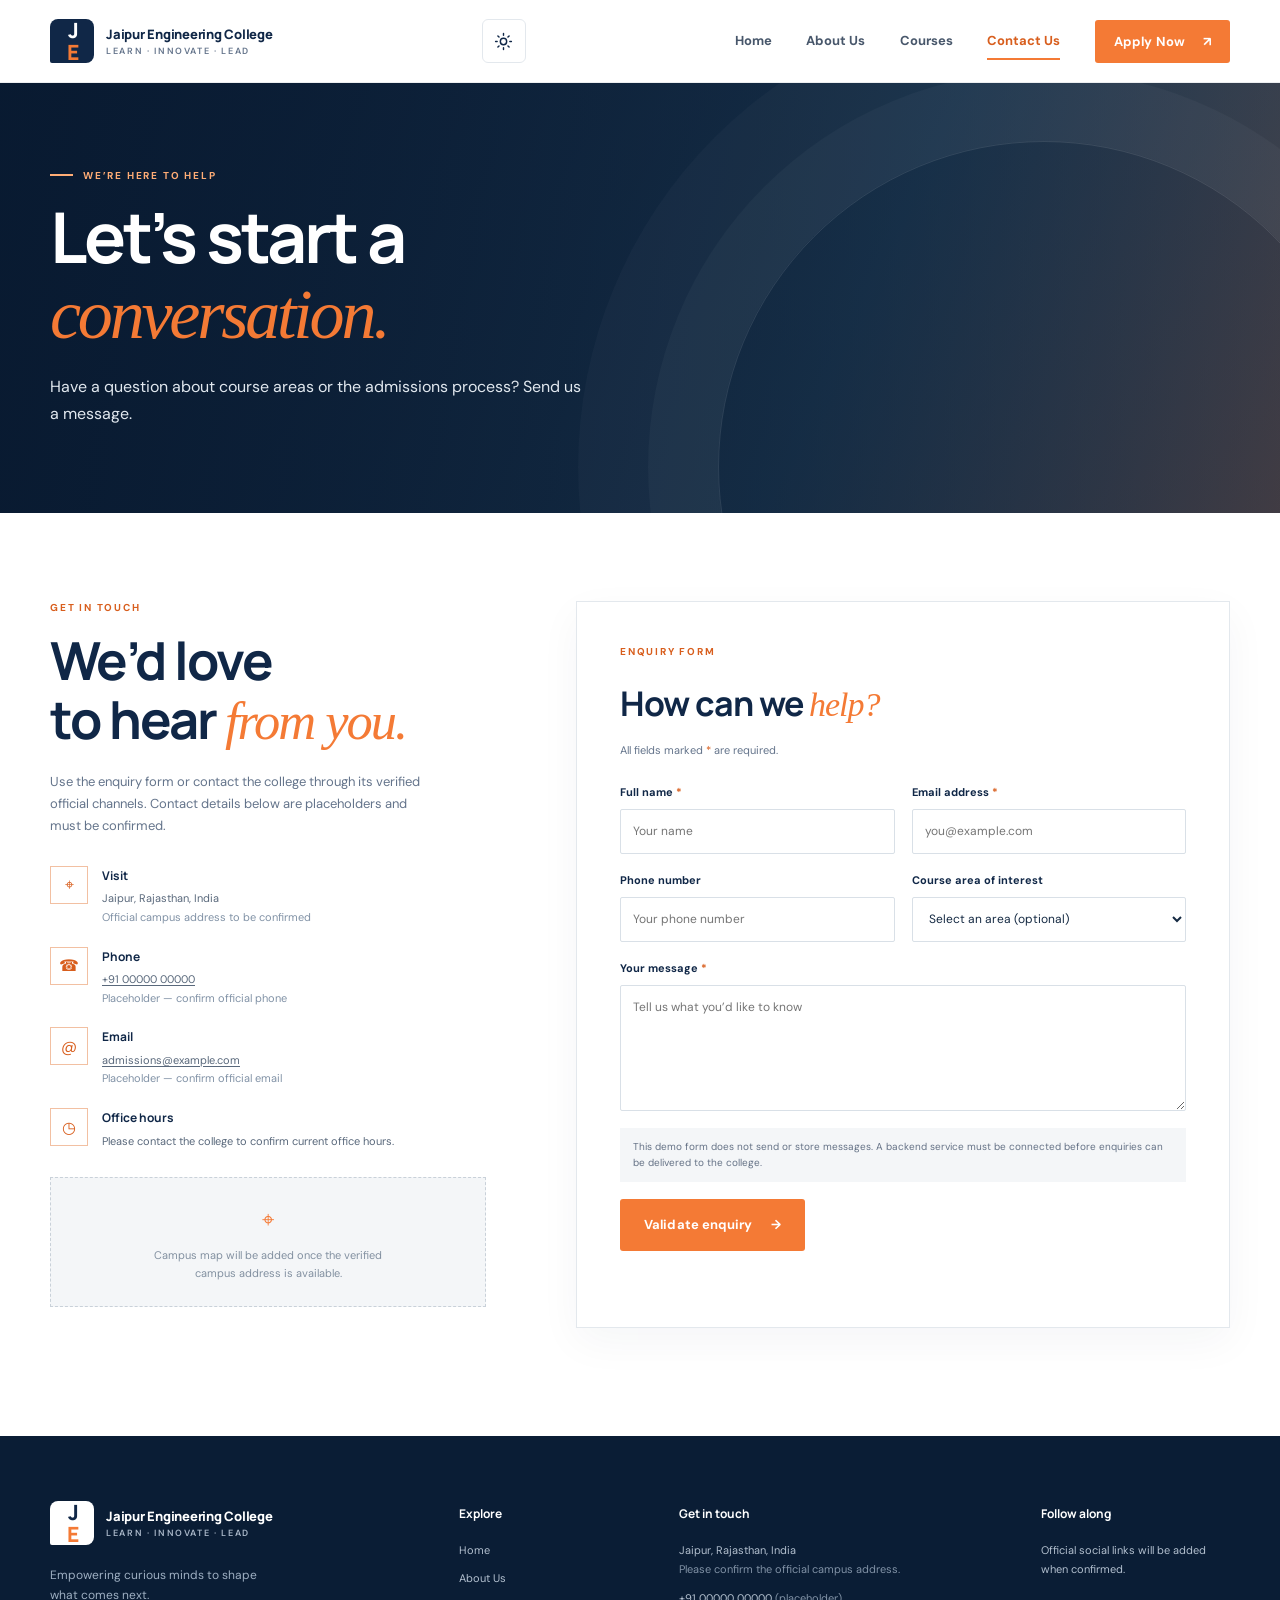
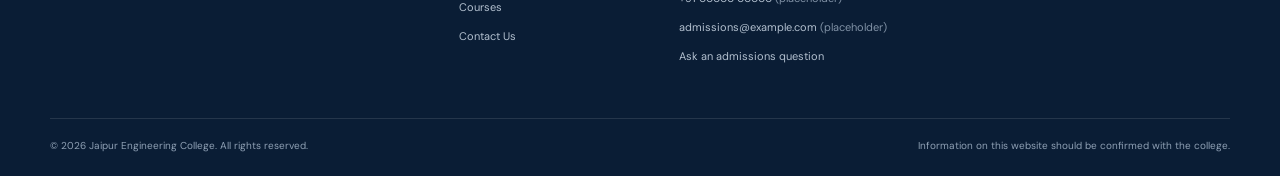
<file: contact.html>
<!DOCTYPE html>
<html lang="en">
<head>
    <meta charset="UTF-8">
    <meta name="viewport" content="width=device-width, initial-scale=1">
    <meta name="description" content="Contact Jaipur Engineering College to ask about admissions, course areas and campus information.">
    <meta name="theme-color" content="#102747">
    <title>Contact Us | Jaipur Engineering College</title>
    <script>
        (() => {
            try {
                const savedTheme = localStorage.getItem("jec-theme");
                document.documentElement.dataset.theme = savedTheme === "dark" ? "dark" : "light";
            } catch (error) {
                console.warn("Unable to read the saved theme preference.", error);
            }
        })();
    </script>
    <link rel="preconnect" href="https://fonts.googleapis.com"><link rel="preconnect" href="https://fonts.gstatic.com" crossorigin>
    <link href="https://fonts.googleapis.com/css2?family=DM+Sans:wght@400;500;600;700&family=Manrope:wght@400;500;600;700;800&display=swap" rel="stylesheet">
    <link rel="stylesheet" href="style.css"><script src="script.js" defer></script>
</head>
<body>
    <a class="skip-link" href="#main">Skip to content</a>
    <header class="site-header"><div class="container nav-wrap"><a class="brand" href="index.html" aria-label="Jaipur Engineering College home"><span class="brand-mark" aria-hidden="true">J<span>E</span></span><span class="brand-name">Jaipur Engineering College<small>Learn · Innovate · Lead</small></span></a><button class="theme-toggle" type="button" aria-label="Switch to dark mode" aria-pressed="false" title="Switch to dark mode"><svg class="theme-icon theme-icon-sun" viewBox="0 0 24 24" aria-hidden="true"><circle cx="12" cy="12" r="4"></circle><path d="M12 2v2m0 16v2M4.93 4.93l1.42 1.42m11.3 11.3 1.42 1.42M2 12h2m16 0h2M4.93 19.07l1.42-1.42m11.3-11.3 1.42-1.42"></path></svg><svg class="theme-icon theme-icon-moon" viewBox="0 0 24 24" aria-hidden="true"><path d="M20.5 15.5A8.5 8.5 0 0 1 8.5 3.5 8.5 8.5 0 1 0 20.5 15.5Z"></path></svg><span class="sr-only">Switch theme</span></button><button class="menu-toggle" type="button" aria-label="Open navigation" aria-expanded="false" aria-controls="primary-navigation"><span></span><span></span><span></span></button><nav class="primary-nav" id="primary-navigation" aria-label="Main navigation"><a href="index.html">Home</a><a href="about.html">About Us</a><a href="courses.html">Courses</a><a href="contact.html" aria-current="page">Contact Us</a><a class="button button-small button-orange nav-apply" href="#enquiry">Apply Now <span aria-hidden="true">↗</span></a></nav></div></header>
    <main id="main">
        <section class="page-hero contact-hero"><div class="container page-hero-content"><p class="eyebrow eyebrow-light"><span></span> We’re here to help</p><h1>Let’s start a<br><em>conversation.</em></h1><p>Have a question about course areas or the admissions process? Send us a message.</p></div></section>
        <section class="section contact-section"><div class="container contact-layout">
            <aside class="contact-aside"><p class="eyebrow">Get in touch</p><h2>We’d love<br>to hear <em>from you.</em></h2><p>Use the enquiry form or contact the college through its verified official channels. Contact details below are placeholders and must be confirmed.</p>
                <div class="contact-detail"><span class="detail-icon" aria-hidden="true">⌖</span><div><h3>Visit</h3><p>Jaipur, Rajasthan, India<br><span class="muted">Official campus address to be confirmed</span></p></div></div>
                <div class="contact-detail"><span class="detail-icon" aria-hidden="true">☎</span><div><h3>Phone</h3><p><a href="tel:+910000000000">+91 00000 00000</a><br><span class="muted">Placeholder — confirm official phone</span></p></div></div>
                <div class="contact-detail"><span class="detail-icon" aria-hidden="true">@</span><div><h3>Email</h3><p><a href="mailto:admissions@example.com">admissions@example.com</a><br><span class="muted">Placeholder — confirm official email</span></p></div></div>
                <div class="contact-detail"><span class="detail-icon" aria-hidden="true">◷</span><div><h3>Office hours</h3><p>Please contact the college to confirm current office hours.</p></div></div>
                <div class="map-placeholder"><span aria-hidden="true">⌖</span><p>Campus map will be added once the verified campus address is available.</p></div>
            </aside>
            <section class="form-panel" id="enquiry"><p class="eyebrow">Enquiry form</p><h2>How can we <em>help?</em></h2><p class="form-intro">All fields marked <span aria-hidden="true">*</span> are required.</p>
                <form id="contact-form" novalidate>
                    <div class="form-row"><div class="form-field"><label for="name">Full name <span>*</span></label><input id="name" name="name" type="text" autocomplete="name" required minlength="2" placeholder="Your name"></div><div class="form-field"><label for="email">Email address <span>*</span></label><input id="email" name="email" type="email" autocomplete="email" required placeholder="you@example.com"></div></div>
                    <div class="form-row"><div class="form-field"><label for="phone">Phone number</label><input id="phone" name="phone" type="tel" autocomplete="tel" inputmode="tel" pattern="[+0-9() .-]{7,20}" placeholder="Your phone number"></div><div class="form-field"><label for="course">Course area of interest</label><select id="course" name="course"><option value="">Select an area (optional)</option><option>Computer Science Engineering</option><option>Artificial Intelligence &amp; Data Science</option><option>Mechanical Engineering</option><option>Civil Engineering</option><option>Electrical Engineering</option><option>Other / not sure yet</option></select></div></div>
                    <div class="form-field"><label for="message">Your message <span>*</span></label><textarea id="message" name="message" rows="5" required minlength="10" placeholder="Tell us what you’d like to know"></textarea></div>
                    <p class="form-disclaimer">This demo form does not send or store messages. A backend service must be connected before enquiries can be delivered to the college.</p>
                    <button class="button button-orange form-submit" type="submit">Validate enquiry <span aria-hidden="true">→</span></button><p class="form-feedback" id="form-feedback" role="status" aria-live="polite"></p>
                </form>
            </section>
        </div></section>
    </main>
    <footer class="site-footer"><div class="container footer-main"><div class="footer-brand"><a class="brand brand-footer" href="index.html"><span class="brand-mark" aria-hidden="true">J<span>E</span></span><span class="brand-name">Jaipur Engineering College<small>Learn · Innovate · Lead</small></span></a><p>Empowering curious minds to shape what comes next.</p></div><div class="footer-col"><h2>Explore</h2><a href="index.html">Home</a><a href="about.html">About Us</a><a href="courses.html">Courses</a><a href="contact.html">Contact Us</a></div><div class="footer-col"><h2>Get in touch</h2><p>Jaipur, Rajasthan, India<br><span class="muted">Please confirm the official campus address.</span></p><a href="tel:+910000000000">+91 00000 00000 <span class="muted">(placeholder)</span></a><a href="mailto:admissions@example.com">admissions@example.com <span class="muted">(placeholder)</span></a><a href="#enquiry">Ask an admissions question</a></div><div class="footer-col"><h2>Follow along</h2><p>Official social links will be added when confirmed.</p></div></div><div class="container footer-bottom"><span>© <span data-year>2026</span> Jaipur Engineering College. All rights reserved.</span><span>Information on this website should be confirmed with the college.</span></div></footer>
</body>
</html>
</file>
<file: style.css>
:root {
    color-scheme: light;
    --navy: #102747;
    --navy-deep: #0b1d35;
    --ink: #152a43;
    --muted: #64748b;
    --orange: #f47a35;
    --orange-dark: #d85e1d;
    --paper: #fff;
    --soft: #f4f6f8;
    --line: #e3e8ed;
    --surface: #fff;
    --surface-raised: #fff;
    --header-surface: rgba(255,255,255,.97);
    --nav-link: #48576b;
    --body-secondary: #48596d;
    --button-navy-bg: #102747;
    --button-navy-hover: #0b1d35;
    --hero-background: #102747;
    --band-background: #102747;
    --field-border: #d9e0e7;
    --subtle-border: #dce2e8;
    --serif: Georgia, "Times New Roman", serif;
    --sans: "DM Sans", Arial, sans-serif;
    --display: "Manrope", "DM Sans", Arial, sans-serif;
    --content: 1180px;
}

* { box-sizing: border-box; }
* { transition: background-color .25s ease, color .25s ease, border-color .25s ease; }
html { scroll-behavior: smooth; scroll-padding-top: 88px; }
body { margin: 0; color: var(--ink); background: var(--paper); font: 16px/1.7 var(--sans); -webkit-font-smoothing: antialiased; }
img { display: block; max-width: 100%; }
a { color: inherit; text-decoration: none; }
button, input, select, textarea { font: inherit; }
button, a { -webkit-tap-highlight-color: transparent; }
.container { width: min(var(--content), calc(100% - 48px)); margin-inline: auto; }
.sr-only, .skip-link:not(:focus) { position: absolute; width: 1px; height: 1px; padding: 0; margin: -1px; overflow: hidden; clip: rect(0, 0, 0, 0); white-space: nowrap; border: 0; }
.skip-link:focus { position: fixed; z-index: 100; top: 12px; left: 12px; padding: 12px 18px; background: var(--paper); color: var(--navy); box-shadow: 0 4px 20px #0003; }
.site-header { position: sticky; z-index: 20; top: 0; background: var(--header-surface); border-bottom: 1px solid rgba(16,39,71,.08); backdrop-filter: blur(14px); }
.nav-wrap { min-height: 82px; display: flex; align-items: center; justify-content: space-between; gap: 32px; }
.brand { display: inline-flex; align-items: center; gap: 12px; flex-shrink: 0; }
.brand-mark { display: grid; width: 44px; height: 44px; place-items: center; border-radius: 8px 8px 8px 2px; background: var(--navy); color: white; font: 800 21px/1 var(--display); letter-spacing: -2px; }
.brand-mark span { color: var(--orange); }
.brand-name { color: var(--navy); font: 800 13px/1.25 var(--display); letter-spacing: -.25px; }
.brand-name small { display: block; margin-top: 4px; color: var(--muted); font: 600 9px/1 var(--sans); letter-spacing: 1.65px; text-transform: uppercase; }
.primary-nav { display: flex; align-items: center; gap: clamp(19px, 2.7vw, 38px); }
.primary-nav > a:not(.button) { position: relative; padding-block: 28px; color: var(--nav-link); font-size: 13px; font-weight: 700; transition: color .2s; }
.primary-nav > a:not(.button):hover, .primary-nav > a[aria-current="page"] { color: var(--orange-dark); }
.primary-nav > a:not(.button)::after { position: absolute; right: 0; bottom: 20px; left: 0; height: 2px; background: var(--orange); content: ""; transform: scaleX(0); transform-origin: left; transition: transform .2s; }
.primary-nav > a:not(.button):hover::after, .primary-nav > a[aria-current="page"]::after { transform: scaleX(1); }
.theme-toggle { display: inline-flex; width: 44px; height: 44px; flex: 0 0 auto; align-items: center; justify-content: center; border: 1px solid var(--line); border-radius: 6px; color: var(--navy); background: var(--surface); cursor: pointer; }
.theme-toggle:hover { border-color: var(--orange); color: var(--orange-dark); }
.theme-toggle:focus-visible, .menu-toggle:focus-visible, button:focus-visible, a:focus-visible, input:focus-visible, select:focus-visible, textarea:focus-visible { outline: 3px solid var(--orange); outline-offset: 3px; }
.theme-icon { width: 19px; height: 19px; fill: none; stroke: currentColor; stroke-linecap: round; stroke-linejoin: round; stroke-width: 1.8; }
.theme-icon-moon { display: none; }
html[data-theme="dark"] .theme-icon-sun { display: none; }
html[data-theme="dark"] .theme-icon-moon { display: block; }
.menu-toggle { display: none; width: 44px; height: 44px; padding: 11px; border: 1px solid var(--line); border-radius: 5px; background: var(--surface); cursor: pointer; }
.menu-toggle span { display: block; width: 19px; height: 2px; margin: 4px auto; background: var(--navy); transition: transform .2s, opacity .2s; }
.button { display: inline-flex; min-height: 52px; align-items: center; justify-content: center; gap: 18px; padding: 0 23px; border: 1px solid transparent; border-radius: 3px; font: 700 13px/1 var(--sans); letter-spacing: .1px; transition: transform .2s, background .2s, color .2s, box-shadow .2s; }
.button:hover { transform: translateY(-2px); box-shadow: 0 8px 22px #10274720; }
.button-small { min-height: 43px; padding-inline: 18px; }
.button-orange { color: white; background: var(--orange); }
.button-orange:hover { background: var(--orange-dark); }
.button-navy { color: white; background: var(--button-navy-bg); }
.button-navy:hover { background: var(--button-navy-hover); }
.button-outline-light { border-color: #ffffff95; color: white; background: #ffffff0d; }
.button-outline-light:hover { color: var(--navy); background: white; }
.hero { position: relative; display: flex; min-height: min(670px, 77vw); min-height: clamp(560px, 61vw, 710px); align-items: center; overflow: hidden; color: white; background: var(--hero-background); }
.hero-image, .hero-shade { position: absolute; inset: 0; width: 100%; height: 100%; }
.hero-image { object-fit: cover; object-position: center 48%; animation: hero-zoom 16s ease-out both; }
.hero-shade { background: linear-gradient(90deg, rgba(8,25,47,.91) 0%, rgba(8,25,47,.76) 43%, rgba(8,25,47,.18) 100%), linear-gradient(0deg, rgba(8,25,47,.30), transparent 34%); }
.hero-content { position: relative; z-index: 1; padding-block: 80px 90px; animation: rise-in .7s ease-out both; }
.eyebrow { display: flex; align-items: center; gap: 10px; margin: 0 0 17px; color: var(--orange-dark); font: 700 10px/1.3 var(--sans); letter-spacing: 1.8px; text-transform: uppercase; }
.eyebrow > span { display: inline-block; width: 23px; height: 2px; background: currentColor; }
.eyebrow-light { color: #ffad76; }
h1, h2, h3, p { margin-top: 0; }
h1, h2, h3 { font-family: var(--display); }
.hero h1, .page-hero h1 { max-width: 780px; margin: 0; color: white; font-size: clamp(42px, 6.2vw, 78px); font-weight: 700; line-height: 1.08; letter-spacing: -3.2px; }
h1 em, h2 em { color: var(--orange); font-family: var(--serif); font-weight: 400; }
.hero-copy { max-width: 535px; margin: 24px 0 30px; color: #e0e8f0; font-size: 17px; line-height: 1.8; }
.button-row { display: flex; flex-wrap: wrap; gap: 12px; }
.hero-note { margin: 32px 0 0; color: #d5deea; font-size: 11px; letter-spacing: .6px; }
.hero-index { position: absolute; right: max(24px, calc((100% - var(--content))/2)); bottom: 38px; color: white; font: 700 12px var(--display); letter-spacing: 2px; }
.hero-index span { color: #a9b6c6; }
.quick-facts { border-bottom: 1px solid var(--line); background: #fff; }
.facts-grid { display: grid; grid-template-columns: repeat(4,1fr); padding-block: 25px; }
.facts-grid > div { padding: 3px 22px; border-left: 1px solid var(--line); }
.facts-grid > div:first-child { padding-left: 0; border-left: 0; }
.facts-grid strong, .facts-grid span { display: block; }
.facts-grid strong { color: var(--navy); font: 800 13px var(--display); }
.facts-grid span { margin-top: 5px; color: var(--muted); font-size: 11px; }
.snapshot-section { padding-block: 58px; background: #fbf6f2; }
.snapshot-inner { display: grid; grid-template-columns: .75fr 1.25fr; align-items: center; gap: 55px; }
.snapshot-heading .eyebrow { margin-bottom: 10px; }
.snapshot-heading h2 { margin: 0; color: var(--navy); font-size: 27px; line-height: 1.18; }
.snapshot-heading p:last-child { max-width: 260px; margin: 11px 0 0; color: var(--muted); font-size: 10px; }
.snapshot-grid { display: grid; grid-template-columns: 1fr 1fr; border-top: 1px solid #e7d8cf; border-left: 1px solid #e7d8cf; }
.snapshot-grid article { min-height: 82px; padding: 17px 20px; border-right: 1px solid #e7d8cf; border-bottom: 1px solid #e7d8cf; }
.snapshot-grid strong, .snapshot-grid span { display: block; }
.snapshot-grid strong { color: var(--navy); font: 700 14px var(--display); }
.snapshot-grid span { margin-top: 3px; color: var(--muted); font-size: 10px; }
.section { padding-block: 108px; }
.section-soft { background: var(--soft); }
.intro-grid { display: grid; grid-template-columns: .9fr 1.1fr; align-items: center; gap: 70px; }
.section-heading h2, .feature-copy h2, .contact-aside h2 { margin: 0; color: var(--navy); font-size: clamp(36px, 4.1vw, 53px); line-height: 1.12; letter-spacing: -2px; }
.section-heading h2 em, .feature-copy h2 em, .contact-aside h2 em { color: var(--orange); }
.body-large { color: #48596d; font-size: 18px; line-height: 1.85; }
.intro-copy p { margin-bottom: 23px; }
.text-link { display: inline-flex; align-items: center; gap: 13px; color: var(--navy); font-size: 12px; font-weight: 800; }
.text-link span { color: var(--orange-dark); font-size: 18px; transition: transform .2s; }
.text-link:hover span { transform: translateX(4px); }
.section-top { display: flex; align-items: end; justify-content: space-between; gap: 30px; margin-bottom: 42px; }
.section-top > .text-link { margin-bottom: 8px; }
.course-preview-grid { display: grid; grid-template-columns: repeat(3,1fr); gap: 17px; }
.course-preview { position: relative; min-height: 260px; padding: 29px; border: 1px solid #e1e6eb; background: white; transition: transform .25s, box-shadow .25s, border-color .25s; }
.course-preview:hover { transform: translateY(-5px); border-color: #f5b68f; box-shadow: 0 14px 34px #1027470d; }
.card-number { color: var(--orange-dark); font: 700 9px/1.4 var(--sans); letter-spacing: 1.5px; }
.course-preview h3 { max-width: 250px; margin: 48px 0 10px; color: var(--navy); font-size: 21px; line-height: 1.3; }
.course-preview p { max-width: 280px; margin-bottom: 0; color: var(--muted); font-size: 13px; }
.card-arrow { position: absolute; top: 24px; right: 27px; color: var(--orange); font-size: 22px; }
.fine-print { margin: 20px 0 0; color: #7a8795; font-size: 11px; }
.split-feature { display: grid; grid-template-columns: 1fr 1fr; align-items: center; gap: clamp(50px, 8vw, 110px); }
.feature-image-wrap { position: relative; min-height: 430px; }
.feature-image-wrap img { width: 100%; height: 430px; object-fit: cover; }
.image-caption { position: absolute; right: -14px; bottom: 24px; padding: 13px 18px; color: white; background: var(--orange); font: 700 10px var(--sans); letter-spacing: .6px; }
.feature-copy > p:not(.eyebrow) { margin: 20px 0; color: var(--muted); font-size: 14px; }
.check-list { display: grid; gap: 11px; margin: 23px 0 29px; padding: 0; list-style: none; }
.check-list li { position: relative; padding-left: 26px; color: #425267; font-size: 13px; }
.check-list li::before { position: absolute; left: 0; color: var(--orange); content: "✓"; font-weight: 800; }
.facilities-section { padding-top: 92px; }
.facility-grid { display: grid; grid-template-columns: repeat(3,1fr); gap: 18px; }
.facility-card { overflow: hidden; border: 1px solid var(--line); background: white; }
.facility-card img { width: 100%; height: 205px; object-fit: cover; }
.facility-card > div { padding: 22px; }
.facility-card h3 { margin: 10px 0 7px; color: var(--navy); font-size: 19px; }
.facility-card p { margin: 0; color: var(--muted); font-size: 11px; }
.placement-section { padding-block: 80px; }
.placement-inner { display: grid; grid-template-columns: .9fr 1.1fr .8fr; align-items: center; gap: 45px; }
.placement-inner h2 { margin: 0; color: var(--navy); font-size: clamp(32px,3vw,42px); line-height: 1.15; letter-spacing: -1.5px; }
.placement-inner > div:nth-child(2) p { margin-bottom: 17px; color: var(--muted); font-size: 12px; }
.placement-placeholder { padding: 20px; border-left: 2px solid var(--orange); background: var(--soft); }
.placement-placeholder span, .placement-placeholder strong { display: block; }
.placement-placeholder span { color: var(--muted); font-size: 10px; }
.placement-placeholder strong { margin-top: 6px; color: var(--navy); font: 700 13px var(--display); }
.career-band { padding-block: 76px; color: white; background: var(--band-background); }
.career-content { display: flex; align-items: center; justify-content: space-between; gap: 35px; }
.career-content h2 { margin: 0; color: white; font-size: clamp(31px, 4vw, 48px); line-height: 1.17; letter-spacing: -1.5px; }
.stories-section { background: #f8f9fa; }
.stories-inner { display: grid; grid-template-columns: 1fr 1fr; gap: 90px; align-items: center; }
.stories-inner h2 { margin: 0; color: var(--navy); font-size: clamp(36px,4vw,50px); line-height: 1.1; letter-spacing: -2px; }
.story-note { position: relative; padding-left: 34px; border-left: 1px solid #d9e0e7; }
.story-note p { color: #526175; font-size: 15px; }
.quote-mark { display: block; margin-bottom: 8px; color: var(--orange); font: 60px/.7 var(--serif); }
.site-footer { color: #e1e9f1; background: #0a1d35; }
.footer-main { display: grid; grid-template-columns: 1.5fr .7fr 1.3fr .8fr; gap: 55px; padding-block: 65px 52px; }
.brand-footer .brand-name { color: white; }
.brand-footer .brand-name small { color: #a9b7c8; }
.brand-footer .brand-mark { color: var(--navy); background: white; }
.footer-brand > p { max-width: 230px; margin: 20px 0 0; color: #9eafc2; font-size: 12px; }
.footer-col { display: flex; align-items: flex-start; flex-direction: column; gap: 9px; }
.footer-col h2 { margin: 4px 0 10px; color: white; font: 700 12px var(--display); }
.footer-col > a, .footer-col p { margin: 0; color: #b3c0cf; font-size: 11px; line-height: 1.8; }
.footer-col > a:hover { color: #ffad76; }
.muted { color: #8192a6; }
.footer-bottom { display: flex; justify-content: space-between; gap: 20px; padding-block: 18px 22px; border-top: 1px solid #ffffff1c; color: #8fa0b4; font-size: 10px; }

/* Inner pages */
.page-hero { position: relative; display: flex; min-height: 430px; align-items: center; overflow: hidden; background-color: var(--navy); }
.page-hero::before { position: absolute; inset: 0; background: linear-gradient(90deg,rgba(8,25,47,.92),rgba(8,25,47,.63) 60%,rgba(8,25,47,.36)); content: ""; }
.page-hero::after { position: absolute; right: -90px; bottom: -280px; width: 650px; height: 650px; border: 1px solid #ffffff1c; border-radius: 50%; box-shadow: 0 0 0 70px #ffffff08,0 0 0 140px #ffffff06; content: ""; }
.about-hero { background: linear-gradient(120deg,#142f51,#49677d); }
.about-hero::before { background: linear-gradient(90deg,rgba(8,25,47,.9),rgba(8,25,47,.42)); }
.courses-hero { background: linear-gradient(115deg,#102747 0%,#24486a 70%,#b75b32 150%); }
.contact-hero { background: linear-gradient(115deg,#102747 0%,#294b67 65%,#a85530 145%); }
.page-hero-content { position: relative; z-index: 1; padding-block: 80px; }
.page-hero h1 { font-size: clamp(44px,6vw,70px); }
.page-hero-content > p:last-child { max-width: 540px; margin: 20px 0 0; color: #e1e8ef; font-size: 16px; }
.about-hero .page-hero-content > p:last-child { font-size: 18px; line-height: 1.7; }
.about-intro-grid { display: grid; grid-template-columns: .8fr 1.2fr; gap: 80px; }
.about-intro-copy p { color: var(--muted); font-size: 16px; line-height: 1.75; }
.about-intro-copy .body-large { color: #48596d; font-size: 18px; }
.about-intro-copy .text-link { margin-top: 8px; }
.values-section { padding-block: 28px 96px; }
.values-grid { display: grid; grid-template-columns: repeat(3,1fr); border: 1px solid var(--line); }
.value-card { min-height: 260px; padding: 33px; border-left: 1px solid var(--line); }
.value-card:first-child { border-left: 0; }
.value-card h2 { margin: 40px 0 12px; color: var(--navy); font-size: 24px; line-height: 1.25; }
.value-card p { margin: 0; color: var(--muted); font-size: 15px; line-height: 1.7; }
.value-primary { background: var(--soft); }
.about-facilities { padding-top: 30px; }
.about-intro-copy .text-link { font-size: 14px; }
.section-summary { max-width: 410px; margin-bottom: 7px; color: var(--muted); font-size: 14px; }
.about-objectives .section-summary { font-size: 16px; line-height: 1.7; }
.objectives-grid { display: grid; grid-template-columns: repeat(4,1fr); border-top: 1px solid #dce2e8; border-bottom: 1px solid #dce2e8; }
.objectives-grid article { padding: 24px 25px 23px 0; border-right: 1px solid #dce2e8; }
.objectives-grid article + article { padding-left: 25px; }
.objectives-grid article:last-child { border: 0; }
.objectives-grid article > span { color: var(--orange-dark); font: 700 10px var(--display); }
.objectives-grid h3 { margin: 19px 0 8px; color: var(--navy); font-size: 15px; }
.objectives-grid p { margin: 0; color: var(--muted); font-size: 14px; line-height: 1.65; }
.course-page-heading { display: flex; justify-content: space-between; align-items: end; gap: 50px; margin-bottom: 40px; }
.course-page-heading h2 { margin: 0; color: var(--navy); font-size: clamp(34px,4vw,48px); line-height: 1.12; letter-spacing: -1.8px; }
.course-page-heading > p { max-width: 470px; margin: 0 0 4px; color: var(--muted); font-size: 12px; }
.course-tools { display: flex; align-items: center; justify-content: space-between; gap: 20px; margin-bottom: 23px; }
.search-box { display: flex; min-width: 260px; align-items: center; gap: 9px; padding: 0 14px; border: 1px solid #dce2e8; color: var(--orange-dark); }
.search-box > span:not(.sr-only) { font-size: 22px; }
.search-box input { width: 100%; height: 45px; border: 0; outline: 0; color: var(--ink); background: transparent; font-size: 12px; }
.filter-buttons { display: flex; flex-wrap: wrap; gap: 7px; }
.filter-button { padding: 10px 14px; border: 1px solid #dce2e8; color: #536175; background: white; font-size: 11px; font-weight: 700; cursor: pointer; transition: color .2s, background .2s, border .2s; }
.filter-button:hover, .filter-button.is-active { border-color: var(--navy); color: white; background: var(--navy); }
.course-grid { display: grid; grid-template-columns: repeat(3,1fr); gap: 20px; align-items: stretch; }
.course-card { overflow: hidden; border: 1px solid #e1e6eb; background: white; transition: transform .2s, box-shadow .2s; }
.course-card:hover { transform: translateY(-4px); box-shadow: 0 12px 30px #10274712; }
.course-card[hidden] { display: none; }
.course-card > img { width: 100%; height: 190px; object-fit: cover; background: var(--soft); }
.course-card-body { padding: 21px; }
.course-card h3 { min-height: 53px; margin: 11px 0 8px; color: var(--navy); font-size: 18px; line-height: 1.42; }
.course-card-body > p { min-height: 60px; margin-bottom: 18px; color: var(--muted); font-size: 11px; }
.course-card dl { margin: 0 0 19px; border-top: 1px solid var(--line); }
.course-card dl > div { display: flex; justify-content: space-between; gap: 10px; padding: 9px 0; border-bottom: 1px solid var(--line); font-size: 10px; }
.course-card dt { color: #69778a; }
.course-card dd { margin: 0; color: var(--ink); font-weight: 700; text-align: right; }
.course-card .text-link { font-size: 10px; }
.empty-state { padding: 35px 0; color: var(--muted); text-align: center; }
.notice-band { padding-block: 34px; background: var(--soft); }
.notice-inner { display: flex; align-items: center; gap: 22px; }
.notice-icon { display: grid; width: 40px; height: 40px; flex: 0 0 auto; place-items: center; border-radius: 50%; color: white; background: var(--orange); font: 700 17px var(--serif); }
.notice-inner > div { flex: 1; }
.notice-inner h2 { margin: 0 0 4px; color: var(--navy); font-size: 16px; }
.notice-inner p { max-width: 720px; margin: 0; color: var(--muted); font-size: 11px; }
.contact-section { padding-top: 88px; }
.contact-layout { display: grid; grid-template-columns: .8fr 1.2fr; align-items: start; gap: 90px; }
.contact-aside > p:not(.eyebrow) { max-width: 390px; margin: 20px 0 29px; color: var(--muted); font-size: 13px; }
.contact-detail { display: flex; gap: 14px; margin-block: 20px; }
.detail-icon { display: grid; width: 38px; height: 38px; flex: 0 0 auto; place-items: center; border: 1px solid #f2c0a2; color: var(--orange-dark); font-size: 16px; }
.contact-detail h3 { margin: 0 0 3px; color: var(--navy); font-size: 12px; }
.contact-detail p, .contact-detail a { margin: 0; color: #59687b; font-size: 11px; }
.contact-detail a { text-decoration: underline; text-underline-offset: 2px; }
.map-placeholder { display: flex; min-height: 130px; align-items: center; justify-content: center; flex-direction: column; gap: 7px; margin-top: 27px; padding: 20px; border: 1px dashed #c9d1d9; color: #8290a0; background: var(--soft); text-align: center; }
.map-placeholder > span { color: var(--orange); font-size: 22px; }
.map-placeholder p { max-width: 270px; margin: 0; font-size: 11px; }
.form-panel { padding: clamp(25px,4vw,43px); border: 1px solid var(--line); box-shadow: 0 14px 40px #1027470b; }
.form-panel h2 { margin: 0; color: var(--navy); font-size: 34px; letter-spacing: -1px; }
.form-panel h2 em { color: var(--orange); }
.form-intro { margin: 7px 0 24px; color: var(--muted); font-size: 11px; }
.form-intro span, .form-field label span { color: var(--orange-dark); }
.form-row { display: grid; grid-template-columns: 1fr 1fr; gap: 17px; }
.form-field { display: flex; min-width: 0; flex-direction: column; gap: 7px; margin-bottom: 17px; }
.form-field label { color: var(--navy); font-size: 11px; font-weight: 700; }
.form-field input, .form-field select, .form-field textarea { width: 100%; min-height: 45px; padding: 11px 12px; border: 1px solid #d9e0e7; border-radius: 2px; outline: none; color: var(--ink); background: white; font-size: 12px; transition: border-color .2s, box-shadow .2s; }
.form-field textarea { min-height: 120px; resize: vertical; }
.form-field input:focus, .form-field select:focus, .form-field textarea:focus { border-color: var(--orange); box-shadow: 0 0 0 3px #f47a351c; }
.form-field [aria-invalid="true"] { border-color: #bb3d32; }
.form-disclaimer { margin: 0 0 17px; padding: 11px 13px; color: #657286; background: var(--soft); font-size: 10px; line-height: 1.6; }
.form-submit { min-width: 180px; cursor: pointer; }
.form-feedback { min-height: 21px; margin: 12px 0 0; color: #315f43; font-size: 11px; }
.form-feedback.is-error { color: #a83229; }

@keyframes rise-in { from { opacity: 0; transform: translateY(15px); } to { opacity: 1; transform: translateY(0); } }
@keyframes hero-zoom { from { transform: scale(1.04); } to { transform: scale(1); } }
@media (prefers-reduced-motion: reduce) { *, *::before, *::after { scroll-behavior: auto !important; animation-duration: .01ms !important; animation-iteration-count: 1 !important; transition-duration: .01ms !important; } }
@media (max-width: 900px) {
    .nav-wrap { min-height: 74px; }
    .menu-toggle { display: block; }
    .primary-nav { position: absolute; top: calc(100% + 1px); right: 0; left: 0; display: none; align-items: stretch; flex-direction: column; gap: 0; padding: 10px 24px 22px; border-bottom: 1px solid var(--line); background: var(--surface); box-shadow: 0 12px 20px #10274712; }
    .primary-nav.is-open { display: flex; }
    .primary-nav > a:not(.button) { padding: 13px 0; }
    .primary-nav > a:not(.button)::after { bottom: 6px; right: auto; width: 30px; }
    .nav-apply { align-self: flex-start; margin-top: 10px; }
    .course-grid { grid-template-columns: repeat(2,1fr); }
    .footer-main { grid-template-columns: 1.2fr 1fr; gap: 35px; }
    .contact-layout { gap: 45px; }
}
@media (max-width: 650px) {
    .container { width: min(var(--content), calc(100% - 36px)); }
    .brand-mark { width: 40px; height: 40px; }
    .brand-name { font-size: 11px; }
    .hero { min-height: 610px; }
    .hero-image { object-position: 58% center; }
    .hero-shade { background: linear-gradient(90deg,rgba(8,25,47,.88),rgba(8,25,47,.52)),linear-gradient(0deg,rgba(8,25,47,.46),transparent 50%); }
    .hero-content { padding-block: 68px; }
    .hero h1, .page-hero h1 { font-size: clamp(42px, 12vw, 62px); letter-spacing: -2px; }
    .hero-copy { font-size: 15px; }
    .hero-index { bottom: 23px; }
    .facts-grid { grid-template-columns: 1fr 1fr; gap: 18px 0; padding-block: 22px; }
    .facts-grid > div { padding-left: 14px; }
    .facts-grid > div:nth-child(odd) { padding-left: 0; border-left: 0; }
    .section { padding-block: 72px; }
    .snapshot-inner { grid-template-columns: 1fr; gap: 22px; }
    .snapshot-heading h2 br { display: none; }
    .intro-grid, .split-feature, .stories-inner, .about-intro-grid, .contact-layout { grid-template-columns: 1fr; gap: 30px; }
    .section-heading h2, .feature-copy h2, .contact-aside h2 { font-size: 42px; }
    .body-large { font-size: 16px; }
    .section-top, .course-page-heading { align-items: flex-start; flex-direction: column; gap: 20px; }
    .course-preview-grid { grid-template-columns: 1fr; }
    .course-preview { min-height: 225px; }
    .course-preview h3 { margin-top: 33px; }
    .feature-image-wrap, .feature-image-wrap img { min-height: 310px; height: 310px; }
    .facility-grid { grid-template-columns: 1fr; }
    .placement-inner { grid-template-columns: 1fr; gap: 24px; }
    .image-caption { right: 0; bottom: 15px; }
    .career-content { align-items: flex-start; flex-direction: column; }
    .stories-inner { gap: 28px; }
    .story-note { padding-left: 22px; }
    .page-hero { min-height: 370px; }
    .page-hero-content { padding-block: 65px; }
    .values-section { padding-bottom: 65px; }
    .values-grid { grid-template-columns: 1fr; }
    .value-card { min-height: auto; padding: 26px; border-top: 1px solid var(--line); border-left: 0; }
    .value-card:first-child { border-top: 0; }
    .value-card h2 { margin-top: 22px; }
    .objectives-grid { grid-template-columns: 1fr 1fr; }
    .objectives-grid article, .objectives-grid article + article { padding: 19px 15px; }
    .objectives-grid article:nth-child(odd) { padding-left: 0; border-right: 1px solid #dce2e8; }
    .objectives-grid article:nth-child(even) { border-right: 0; }
    .objectives-grid article:nth-child(n+3) { border-top: 1px solid #dce2e8; }
    .course-tools { align-items: stretch; flex-direction: column; }
    .search-box { min-width: 0; }
    .filter-buttons { gap: 6px; }
    .filter-button { padding: 9px 11px; }
    .course-grid { grid-template-columns: 1fr; }
    .course-card > img { height: 205px; }
    .course-card h3, .course-card-body > p { min-height: 0; }
    .notice-inner { align-items: flex-start; flex-wrap: wrap; }
    .notice-inner > div { min-width: calc(100% - 65px); }
    .notice-inner > .button { margin-left: 62px; }
    .contact-section { padding-top: 62px; }
    .form-panel { padding: 23px 18px; }
    .form-row { grid-template-columns: 1fr; gap: 0; }
    .footer-main { grid-template-columns: 1fr 1fr; gap: 30px 20px; padding-block: 48px 36px; }
    .footer-brand { grid-column: 1 / -1; }
    .footer-bottom { align-items: flex-start; flex-direction: column; gap: 7px; }
}

html[data-theme="dark"] {
    color-scheme: dark;
    --navy: #e5edf6;
    --navy-deep: #091525;
    --ink: #e3eaf3;
    --muted: #afbdce;
    --orange: #ff955f;
    --orange-dark: #ffad7b;
    --paper: #101b29;
    --soft: #172536;
    --line: #2b3b4e;
    --surface: #111f2e;
    --surface-raised: #172638;
    --header-surface: rgba(12,24,39,.97);
    --nav-link: #cbd6e3;
    --body-secondary: #c2cedb;
    --button-navy-bg: #31516f;
    --button-navy-hover: #3b6285;
    --hero-background: #091525;
    --band-background: #091525;
    --field-border: #35485d;
    --subtle-border: #34465a;
}

html[data-theme="dark"] body { color: var(--ink); background: var(--paper); }
html[data-theme="dark"] .site-header { border-color: var(--line); }
html[data-theme="dark"] .brand-mark { color: white; background: #294765; }
html[data-theme="dark"] .button-outline-light:hover { color: #102747; }
html[data-theme="dark"] .menu-toggle { background: var(--surface); }
html[data-theme="dark"] .menu-toggle span { background: var(--navy); }
html[data-theme="dark"] .primary-nav { background: var(--surface); }
html[data-theme="dark"] .quick-facts,
html[data-theme="dark"] .course-preview,
html[data-theme="dark"] .facility-card,
html[data-theme="dark"] .course-card,
html[data-theme="dark"] .filter-button,
html[data-theme="dark"] .form-field input,
html[data-theme="dark"] .form-field select,
html[data-theme="dark"] .form-field textarea { color: var(--ink); background: var(--surface); }
html[data-theme="dark"] .quick-facts { border-color: var(--line); }
html[data-theme="dark"] .snapshot-section { background: #1c2938; }
html[data-theme="dark"] .snapshot-grid { border-color: #3a4654; }
html[data-theme="dark"] .snapshot-grid article { border-color: #3a4654; }
html[data-theme="dark"] .course-preview,
html[data-theme="dark"] .course-card { border-color: var(--line); }
html[data-theme="dark"] .course-preview:hover { border-color: #a65f3b; }
html[data-theme="dark"] .stories-section { background: var(--surface-raised); }
html[data-theme="dark"] .story-note { border-color: var(--line); }
html[data-theme="dark"] .filter-button { border-color: var(--line); color: var(--body-secondary); }
html[data-theme="dark"] .filter-button:hover,
html[data-theme="dark"] .filter-button.is-active { border-color: #7c9ab8; color: white; background: #31516f; }
html[data-theme="dark"] .search-box { border-color: var(--line); }
html[data-theme="dark"] .search-box input { color: var(--ink); }
html[data-theme="dark"] .course-card dl > div { border-color: var(--line); }
html[data-theme="dark"] .course-card dt { color: var(--muted); }
html[data-theme="dark"] .objectives-grid,
html[data-theme="dark"] .objectives-grid article { border-color: var(--subtle-border); }
html[data-theme="dark"] .contact-detail .detail-icon { border-color: #694a3c; }
html[data-theme="dark"] .contact-detail p,
html[data-theme="dark"] .contact-detail a,
html[data-theme="dark"] .body-large,
html[data-theme="dark"] .about-intro-copy .body-large,
html[data-theme="dark"] .check-list li,
html[data-theme="dark"] .story-note p { color: var(--body-secondary); }
html[data-theme="dark"] .map-placeholder { border-color: #405166; color: var(--muted); }
html[data-theme="dark"] .form-field input,
html[data-theme="dark"] .form-field select,
html[data-theme="dark"] .form-field textarea { border-color: var(--field-border); }
html[data-theme="dark"] .form-field label { color: var(--ink); }
html[data-theme="dark"] .form-disclaimer { color: var(--muted); }
html[data-theme="dark"] .form-feedback { color: #93d6a7; }
html[data-theme="dark"] .form-feedback.is-error { color: #ff9d91; }
html[data-theme="dark"] input::placeholder,
html[data-theme="dark"] textarea::placeholder { color: #95a5b8; opacity: 1; }

@media (prefers-reduced-motion: reduce) {
    *, *::before, *::after { transition-duration: .01ms !important; }
}
</file>
